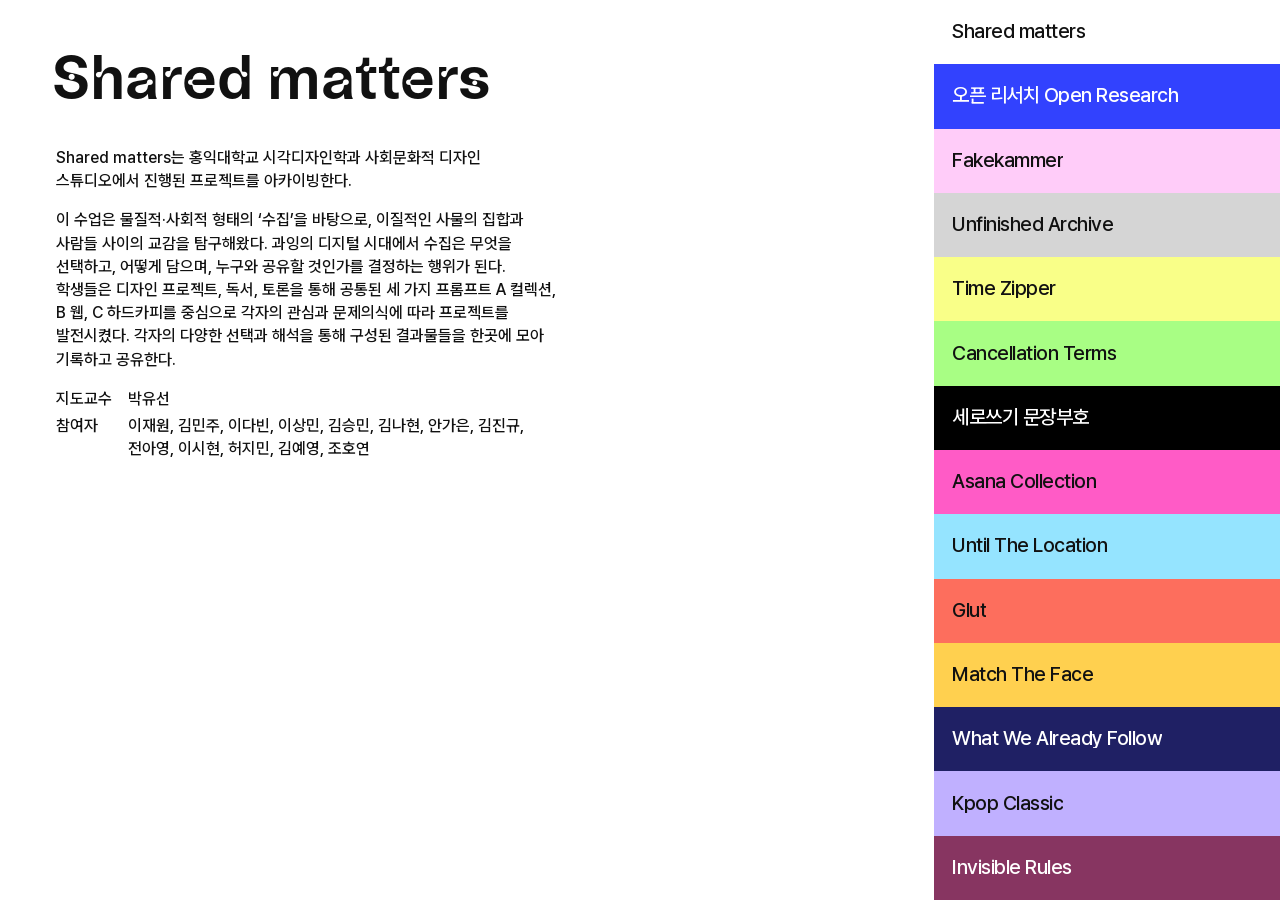
<file: index.html>
<!doctype html>
<html lang="ko">
  <head>
    <meta charset="utf-8" />
    <meta name="viewport" content="width=device-width,initial-scale=1" />
    <title>( ) Archive</title>
    <link
      rel="preload"
      href="source/font/PretendardVariable.woff2"
      as="font"
      type="font/woff2"
      crossorigin
    />
    <link
      rel="preload"
      href="source/font/ABCCameraTrial-Medium.otf"
      as="font"
      type="font/otf"
      crossorigin
    />
    <link rel="stylesheet" href="style.css" />
  </head>
  <body>
    <div class="device-block" role="alert">
      <p class="device-block-badge" id="deviceBlockBadge">
        이 웹사이트는 노트북 환경에 최적화되어 있습니다.
      </p>
    </div>

    <main class="page" id="page">
      <section class="left" id="leftPanel" aria-live="polite">
        <div class="left-top">
          <div class="default-menu" id="defaultMenu">
            <h1 class="home-title">Shared matters</h1>
          </div>
        </div>

        <div class="caption" id="caption">
          <p>
            Shared matters는 홍익대학교 시각디자인학과 사회문화적 디자인
            스튜디오에서 진행된 프로젝트를 아카이빙한다.
          </p>

          <p>
            이 수업은 물질적·사회적 형태의 ‘수집’을 바탕으로, 이질적인 사물의
            집합과 사람들 사이의 교감을 탐구해왔다. 과잉의 디지털 시대에서
            수집은 무엇을 선택하고, 어떻게 담으며, 누구와 공유할 것인가를
            결정하는 행위가 된다. 학생들은 디자인 프로젝트, 독서, 토론을 통해
            공통된 세 가지 프롬프트 A 컬렉션, B 웹, C 하드카피를 중심으로 각자의
            관심과 문제의식에 따라 프로젝트를 발전시켰다. 각자의 다양한 선택과
            해석을 통해 구성된 결과물들을 한곳에 모아 기록하고 공유한다.
          </p>

          <dl class="credits">
            <dt>지도교수</dt>
            <dd>박유선</dd>
            <dt>참여자</dt>
            <dd>
              이재원, 김민주, 이다빈, 이상민, 김승민, 김나현, 안가은, 김진규,
              전아영, 이시현, 허지민, 김예영, 조호연
            </dd>
          </dl>
        </div>

        <article
          class="selected-detail"
          id="selectedDetail"
          aria-label="선택한 작품 상세 정보"
        >
          <section class="detail-column">
            <header class="column-header">
              <h2 class="column-title"></h2>
              <p class="column-author"></p>
            </header>
            <div class="detail-blocks"></div>
            <div class="detail-spacer" aria-hidden="true"></div>
            <button type="button" class="scroll-next">Next</button>
          </section>

          <section class="detail-column">
            <header class="column-header">
              <h2 class="column-title"></h2>
              <p class="column-author"></p>
            </header>
            <div class="detail-blocks"></div>
            <div class="detail-spacer" aria-hidden="true"></div>
            <button type="button" class="scroll-next">Next</button>
          </section>

          <section class="detail-column">
            <header class="column-header">
              <h2 class="column-title"></h2>
              <p class="column-author"></p>
            </header>
            <div class="detail-blocks"></div>
            <div class="detail-spacer" aria-hidden="true"></div>
            <button type="button" class="scroll-next">Next</button>
          </section>
        </article>

        <div class="lightbox" id="lightbox">
          <img class="lightbox-image" id="lightboxImage" alt="" />
          <video class="lightbox-video" id="lightboxVideo" playsinline></video>
        </div>
      </section>

      <section class="right">
        <nav class="toc" aria-label="작품 목차" id="toc"></nav>
      </section>
    </main>

    <script src="js/data.js"></script>
    <script src="js/script.js"></script>
  </body>
</html>
</file>
<file: style.css>
@font-face {
  font-family: "ABC Camera Trial";
  src: url("source/font/ABCCameraTrial-Medium.otf") format("opentype");
  font-weight: 500;
  font-style: normal;
  font-display: swap;
}

@font-face {
  font-family: "Pretendard Variable";
  src: url("source/font/PretendardVariable.woff2") format("woff2");
  font-weight: 45 920;
  font-style: normal;
  font-display: swap;
}

:root {
  --page-color: #ffffff;
  --ink: #111;
  --split: 72.973%;
  --row-height: 2.375rem;
}

* {
  box-sizing: border-box;
}

.device-block {
  display: none;
}

.device-block-badge {
  display: inline-block;
  margin: 0;
  padding: 0.75rem 1.25rem;
  font-weight: 600;
}

html,
body,
.page,
.left,
.right,
.detail-column {
  overscroll-behavior: none;
  word-break: keep-all;
}

html {
  /* 16px at a 1440px-wide MacBook viewport; scales up proportionally
     on wider screens so the whole rem-based layout keeps the same
     visual ratio instead of looking smaller on big monitors. */
  font-size: clamp(16px, 1.1111vw, 999px);
}

html,
body {
  margin: 0;
  width: 100%;
  height: 100%;
  overflow: hidden;
  font-family: "Pretendard Variable", sans-serif;
  font-weight: 500;
  color: var(--ink);
  background: var(--page-color);
}
::selection {
  color: white;
  background-color: gray;
}

body {
  height: 100vh;
  height: 100dvh;
}

.page {
  display: grid;
  grid-template-columns: var(--split) calc(100% - var(--split));
  width: 100%;
  height: 100vh;
  height: 100dvh;
  overflow: hidden;
  background: var(--page-color);
  contain: layout;
}

.left {
  position: relative;
  height: 100vh;
  height: 100dvh;
  overflow: hidden;
  padding: 1.875rem 3.25rem;
  background: var(--page-color);
  contain: layout paint;
}

.page.is-selected .left {
  padding: 1.25rem 1.375rem;
}

.left-top {
  font-size: 1rem;
  line-height: 1.5;
  max-width: 50rem;
}

.home-title {
  margin: 0;
  font-family: "ABC Camera Trial", sans-serif;
  font-weight: 500;
  font-size: 3.9167rem;
}

.default-menu.is-hidden {
  display: none;
}

.caption {
  position: absolute;
  left: 3.5rem;
  top: 8.125rem;
  font-size: 1rem;
  line-height: 1.45;
  max-width: 31.75rem;
}

.credits {
  display: grid;
  grid-template-columns: auto 1fr;
  gap: 0.25rem 1rem;
  margin: 0;
}

.credits dt,
.credits dd {
  margin: 0;
}

.selected-detail {
  display: none;
  position: absolute;
  top: 0;
  bottom: 0;
  left: 0;
  width: 100%;
  grid-template-columns: repeat(3, minmax(0, 1fr));
  background: var(--page-color);
  color: inherit;
}

.selected-detail.is-visible {
  display: grid;
}

@media (min-width: 561px) {
  .selected-detail.is-visible::before,
  .selected-detail.is-visible::after {
    content: "";
    position: absolute;
    top: 0;
    width: 1px;
    height: 100%;
    background: currentColor;
    pointer-events: none;
    z-index: 1;
  }

  .selected-detail.is-visible::before {
    left: calc(100% / 3);
  }

  .selected-detail.is-visible::after {
    left: calc(200% / 3);
  }
}

.lightbox {
  display: none;
  position: absolute;
  inset: 0;
  z-index: 5;
  align-items: center;
  justify-content: center;
  padding: 2.5rem;
  background: rgba(0, 0, 0, 0.5);
  cursor: zoom-out;
}

.lightbox.is-visible {
  display: flex;
}

.lightbox-image,
.lightbox-video {
  display: none;
  max-width: 75%;
  max-height: 75%;
  object-fit: contain;
}

.lightbox-image.is-visible,
.lightbox-video.is-visible {
  display: block;
}

.detail-column {
  display: flex;
  flex-direction: column;
  min-width: 0;
  min-height: 0;
  overflow-y: auto;
  overflow-x: hidden;
  padding: 1.125rem 1.125rem 3rem;
  background: var(--column-color, var(--page-color));
  contain: layout paint;
  scrollbar-width: none;
  -ms-overflow-style: none;
}

.detail-column::-webkit-scrollbar {
  display: none;
}

.column-header {
  flex-shrink: 0;
  margin: 0 0 1.25rem;
}

.column-title {
  margin: 0 0 0.625rem;
  font-family:
    "Pretendard Variable", Helvetica, "Helvetica Neue", Arial, sans-serif;
  font-size: clamp(1rem, 1.6vw, 1.375rem);
  line-height: 1.08;
  letter-spacing: 0.01em;
  font-weight: 600;
  word-break: keep-all;
}

.column-author {
  margin: 0;
  font-size: 0.75rem;
  line-height: 1.3;
  font-weight: 400;
}

.scroll-next {
  display: block;
  flex-shrink: 0;
  margin: 1.25rem auto 0;
  padding: 0;
  border: 0;
  appearance: none;
  -webkit-appearance: none;
  background: none;
  color: inherit;
  font: inherit;
  font-size: 1rem;
  font-weight: 400;
  text-transform: lowercase;
  letter-spacing: 0.02em;
  cursor: pointer;
}

.scroll-next:focus-visible {
  outline: 2px solid currentColor;
  outline-offset: 3px;
}

.detail-blocks {
  display: flex;
  flex-direction: column;
  flex-shrink: 0;
  gap: 1.25rem;
  margin: 0 0 1.25rem;
}

.detail-blocks:empty {
  display: none;
}

.detail-image {
  display: block;
  width: 100%;
  height: auto;
  object-fit: contain;
  background: var(--column-color, var(--page-color));
  cursor: zoom-in;
}

.detail-video {
  display: block;
  width: 100%;
  background: #000;
  cursor: zoom-in;
}

.detail-text {
  margin: 0;
  font-size: 1rem;
  line-height: 1.55;
  letter-spacing: -0.01em;
  font-weight: 500;
  word-break: keep-all;
}

.detail-link {
  color: inherit;
  text-decoration: underline;
  word-break: break-all;
}

.detail-spacer {
  flex: 1 0 auto;
  min-height: 13.75rem;
}

.right {
  height: 100vh;
  height: 100dvh;
  overflow-y: auto;
  overflow-x: hidden;
  overscroll-behavior: none;
  background: var(--page-color);
  contain: layout paint;
  scrollbar-width: thin;
}

.right::-webkit-scrollbar {
  width: 8px;
}

.right::-webkit-scrollbar-track {
  background: transparent;
}

.right::-webkit-scrollbar-thumb {
  background: currentColor;
  border-radius: 999px;
}

.toc {
  width: 100%;
  min-height: 100%;
  display: flex;
  flex-direction: column;
}

.toc-item {
  -webkit-appearance: none;
  appearance: none;
  width: 100%;
  flex: 1 0 auto;
  min-height: var(--row-height);
  border: 0;
  padding: 0 1.125rem;
  display: flex;
  align-items: center;
  cursor: pointer;
  text-align: left;
  font: inherit;
  font-size: 1.25rem;
  line-height: 1;
  letter-spacing: -0.025em;
}

.toc-item:focus-visible {
  outline: 2px solid currentColor;
  outline-offset: -3px;
}

.work-title {
  min-width: 0;
  overflow: hidden;
  text-overflow: ellipsis;
  white-space: nowrap;
  font-family:
    "Pretendard Variable", Helvetica, "Helvetica Neue", Arial, sans-serif;
  font-weight: 500;
  border-bottom: 2px solid transparent;
}

.toc-item:hover .work-title,
.toc-item[aria-pressed="true"] .work-title {
  border-bottom-color: currentColor;
}

@media (max-width: 760px) {
  :root {
    --row-height: 2.75rem;
  }

  .left,
  .page.is-selected .left {
    padding: 1rem 0.875rem;
  }

  .caption {
    left: 0.875rem;
    top: 8.25rem;
    max-width: calc(100% - 1.75rem);
  }

  .detail-column {
    padding: 0.875rem 0.75rem 2.5rem;
  }

  .detail-text {
    font-size: 0.75rem;
  }

  .toc-item {
    padding: 0 0.75rem;
    font-size: 1.0625rem;
    min-height: 3.25rem;
  }
}

@media (max-width: 560px) {
  html,
  body {
    overflow: auto;
    height: auto;
  }

  body {
    height: auto;
    min-height: 100vh;
    min-height: 100dvh;
  }

  .page {
    grid-template-columns: 1fr;
    height: auto;
    min-height: 100vh;
    min-height: 100dvh;
    overflow: visible;
  }

  .left {
    height: 34vh;
    min-height: 15.625rem;
  }

  .page.is-selected .left {
    height: auto;
    min-height: 100vh;
    min-height: 100dvh;
    padding: 0;
  }

  .selected-detail.is-visible {
    position: relative;
    grid-template-columns: 1fr;
  }

  .detail-column {
    height: auto;
    min-height: 75vh;
    overflow: visible;
    border-right: 0;
    border-bottom: 1px solid currentColor;
  }

  .detail-column:last-child {
    border-bottom: 0;
  }

  .right {
    height: auto;
    min-height: 66vh;
    overflow: visible;
  }

  .toc {
    min-height: 66vh;
  }

  .caption {
    top: auto;
    bottom: 1.125rem;
  }
}

@media (max-width: 839px) {
  .device-block {
    display: flex;
    position: fixed;
    inset: 0;
    z-index: 100;
    align-items: center;
    justify-content: center;
    padding: 2rem;
    background: var(--page-color);
    color: var(--ink);
    text-align: center;
    font-size: 1rem;
    line-height: 1.5;
  }

  .page {
    display: none;
  }
}
</file>
